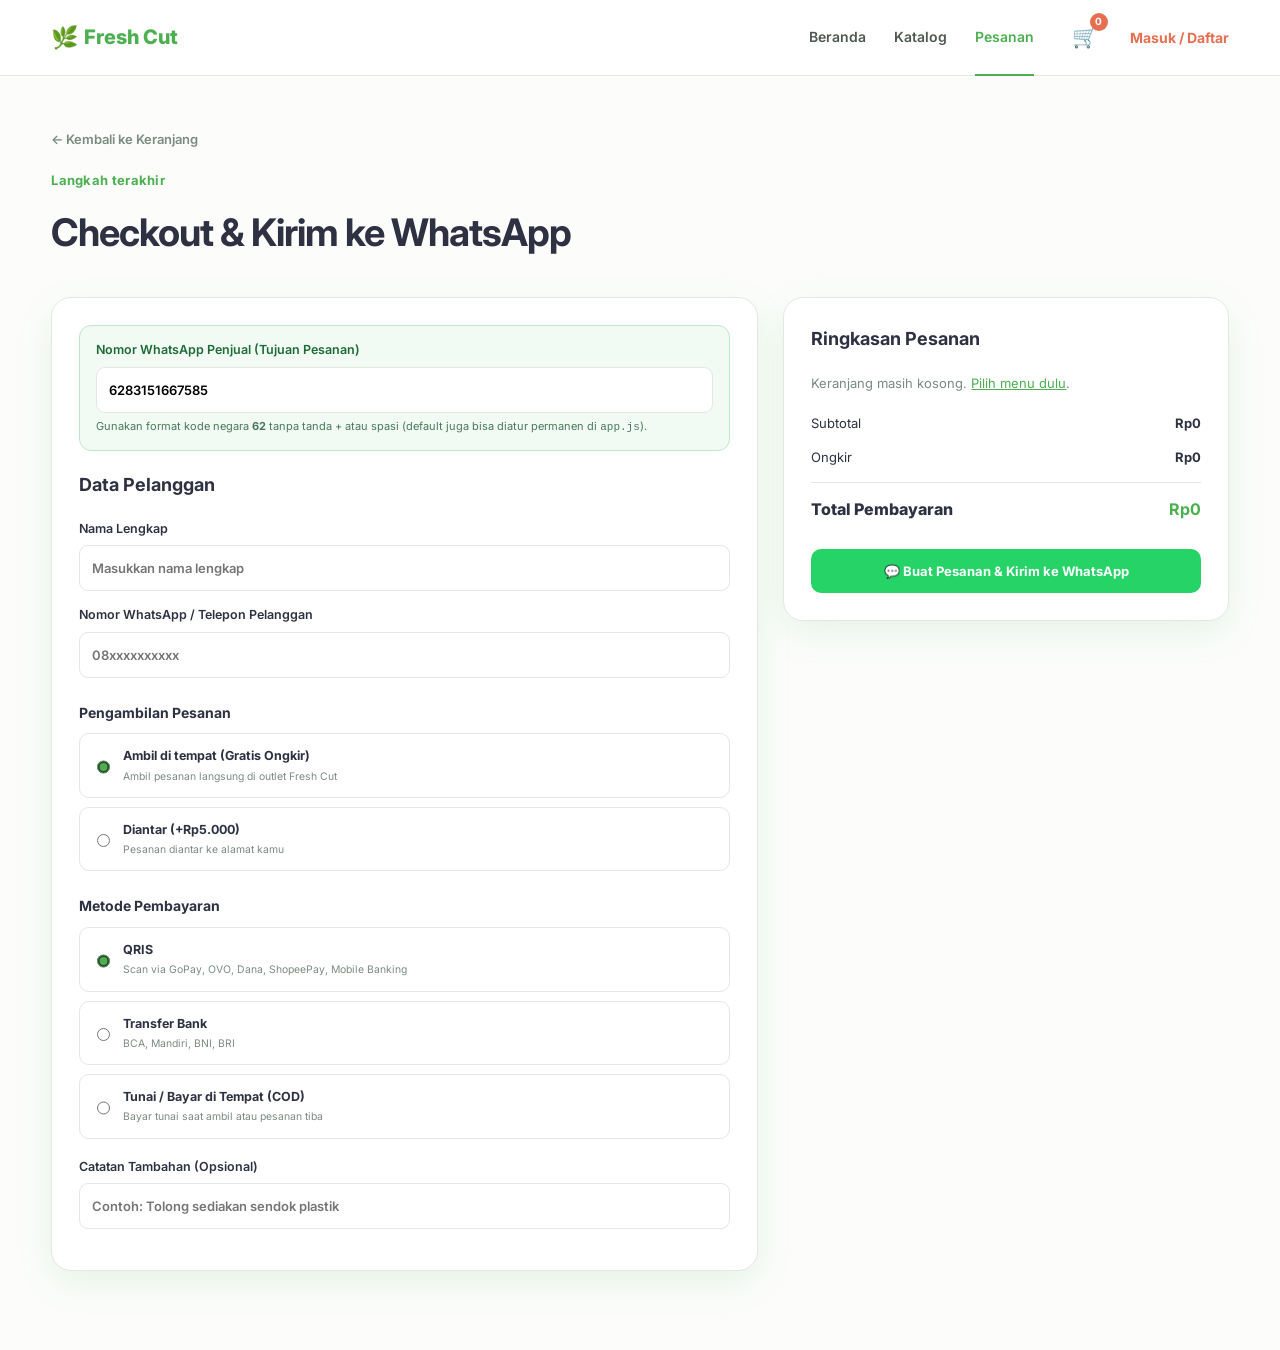
<file: checkout.html>
<!DOCTYPE html>
<html lang="id">
<head>
  <meta charset="UTF-8">
  <meta name="viewport" content="width=device-width, initial-scale=1.0">
  <title>Checkout — Fresh Cut</title>
  <link rel="preconnect" href="https://fonts.googleapis.com">
  <link rel="preconnect" href="https://fonts.gstatic.com" crossorigin>
  <link href="https://fonts.googleapis.com/css2?family=Inter:wght@400;500;600;700;800&display=swap" rel="stylesheet">
  <link rel="stylesheet" href="style.css">
</head>
<body>

  <header class="navbar">
    <a class="brand" href="index.html"><span>🌿</span> Fresh Cut</a>
    <nav>
      <a href="index.html">Beranda</a>
      <a href="katalog.html">Katalog</a>
      <a class="active" href="keranjang.html">Pesanan</a>
    </nav>
    <a class="cart-icon" href="keranjang.html" aria-label="Keranjang">🛒<b id="cartCount">0</b></a>
    <a class="nav-auth" id="navAuthLink" href="login.html">Masuk / Daftar</a>
  </header>

  <main class="container page">
    <a class="back" href="keranjang.html">← Kembali ke Keranjang</a>
    <div class="page-heading">
      <span class="eyebrow">Langkah terakhir</span>
      <h1>Checkout & Kirim ke WhatsApp</h1>
    </div>

    <form id="checkoutForm" class="checkout-grid">

      <!-- Bagian Form Kiri -->
      <section class="form-card">
        <div class="wa-config-box">
          <label>Nomor WhatsApp Penjual (Tujuan Pesanan)
            <input type="tel" id="sellerWaInput" placeholder="Contoh: 6281234567890">
          </label>
          <small>Gunakan format kode negara <b>62</b> tanpa tanda + atau spasi (default juga bisa diatur permanen di <code>app.js</code>).</small>
        </div>

        <h2>Data Pelanggan</h2>

        <label>Nama Lengkap
          <input required name="name" id="custName" placeholder="Masukkan nama lengkap">
        </label>

        <label>Nomor WhatsApp / Telepon Pelanggan
          <input required name="phone" id="custPhone" type="tel" placeholder="08xxxxxxxxxx">
        </label>

        <h3>Pengambilan Pesanan</h3>
        <div class="radio-card">
          <label>
            <input type="radio" name="delivery" value="pickup" checked>
            <span>
              <b>Ambil di tempat (Gratis Ongkir)</b>
              <small>Ambil pesanan langsung di outlet Fresh Cut</small>
            </span>
          </label>
          <label>
            <input type="radio" name="delivery" value="delivery">
            <span>
              <b>Diantar (+Rp5.000)</b>
              <small>Pesanan diantar ke alamat kamu</small>
            </span>
          </label>
        </div>

        <div id="addressContainer" style="display: none; margin-top: 18px;">
          <label>Alamat Pengiriman Lengkap
            <textarea name="address" id="custAddress" rows="3" placeholder="Masukkan alamat lengkap (Nama kos/gedung, jalan, nomor rumah/kamar)"></textarea>
          </label>
        </div>

        <h3>Metode Pembayaran</h3>
        <div class="radio-card">
          <label>
            <input type="radio" name="payment" value="QRIS" checked>
            <span>
              <b>QRIS</b>
              <small>Scan via GoPay, OVO, Dana, ShopeePay, Mobile Banking</small>
            </span>
          </label>
          <label>
            <input type="radio" name="payment" value="Transfer Bank">
            <span>
              <b>Transfer Bank</b>
              <small>BCA, Mandiri, BNI, BRI</small>
            </span>
          </label>
          <label>
            <input type="radio" name="payment" value="Tunai / COD">
            <span>
              <b>Tunai / Bayar di Tempat (COD)</b>
              <small>Bayar tunai saat ambil atau pesanan tiba</small>
            </span>
          </label>
        </div>

        <label style="margin-top: 18px;">Catatan Tambahan (Opsional)
          <input type="text" name="notes" placeholder="Contoh: Tolong sediakan sendok plastik">
        </label>
      </section>

      <!-- Bagian Ringkasan Kanan -->
      <aside class="summary-card" style="height: fit-content; position: sticky; top: 100px;">
        <h2>Ringkasan Pesanan</h2>

        <div id="checkoutItems"></div>

        <div class="summary-row">
          <span>Subtotal</span>
          <b id="checkoutSubtotal">Rp0</b>
        </div>

        <div class="summary-row">
          <span>Ongkir</span>
          <b id="checkoutShipping">Rp0</b>
        </div>

        <div class="summary-total">
          <span>Total Pembayaran</span>
          <b id="checkoutTotal">Rp0</b>
        </div>

        <button class="btn btn-wa btn-wide" type="submit" style="margin-top: 20px;">
          💬 Buat Pesanan & Kirim ke WhatsApp
        </button>
      </aside>

    </form>
  </main>

  <script src="app.js"></script>
</body>
</html>
</file>
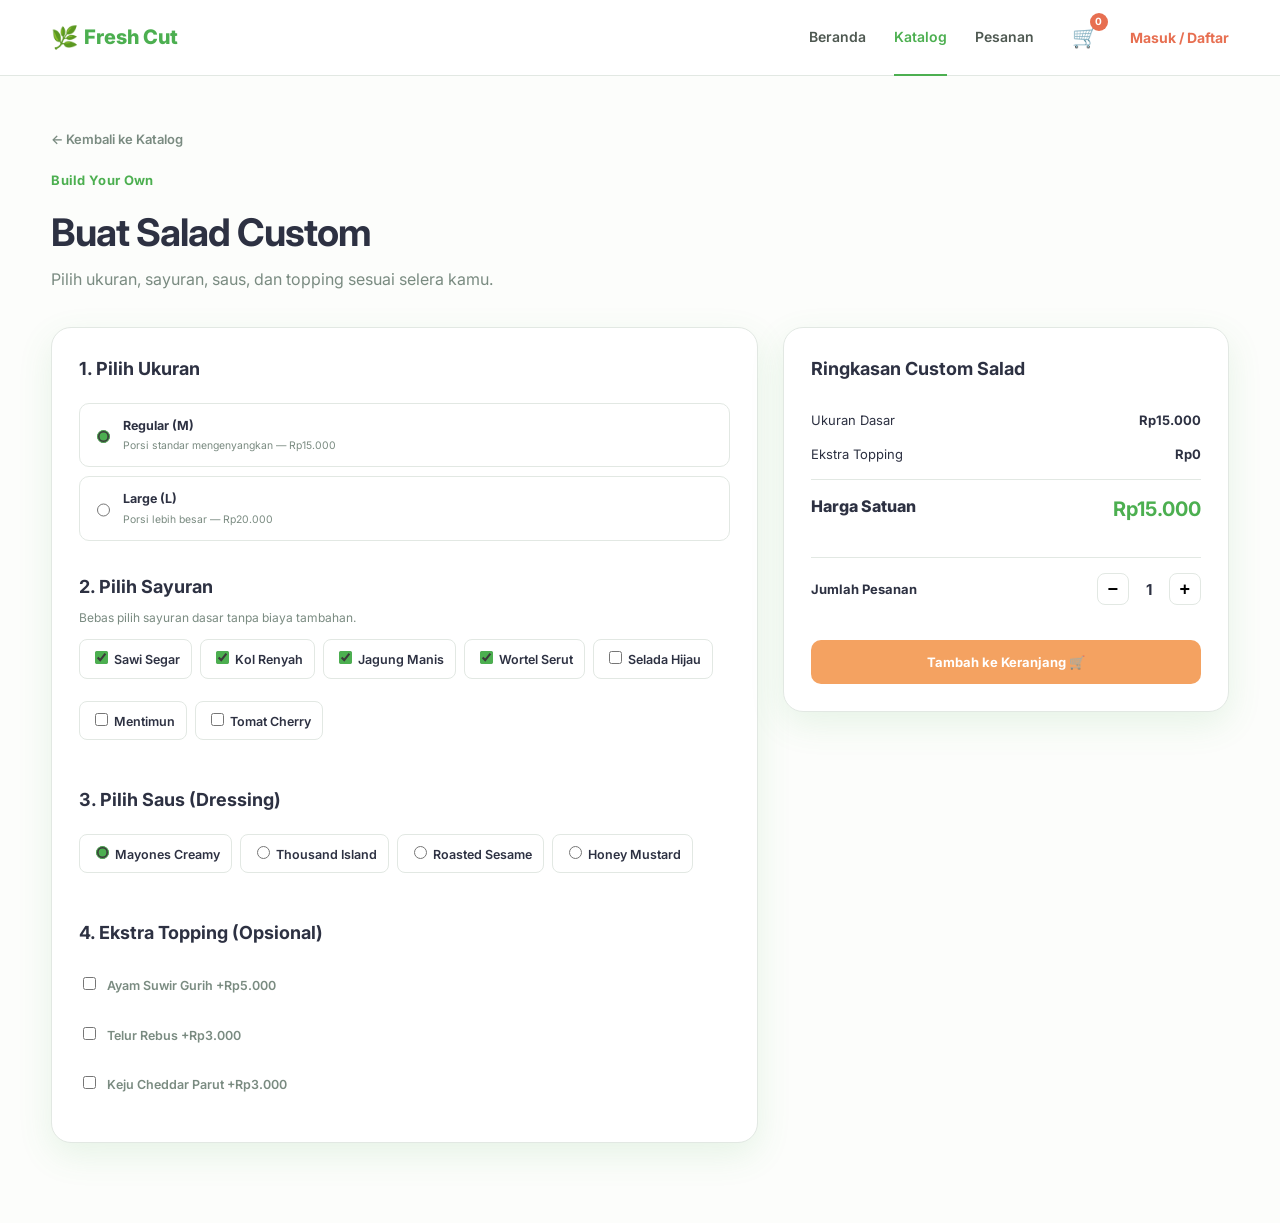
<file: custom.html>
<!DOCTYPE html>
<html lang="id">
<head>
  <meta charset="UTF-8">
  <meta name="viewport" content="width=device-width, initial-scale=1.0">
  <title>Custom Salad — Fresh Cut</title>
  <link rel="preconnect" href="https://fonts.googleapis.com">
  <link rel="preconnect" href="https://fonts.gstatic.com" crossorigin>
  <link href="https://fonts.googleapis.com/css2?family=Inter:wght@400;500;600;700;800&display=swap" rel="stylesheet">
  <link rel="stylesheet" href="style.css">
</head>
<body>

  <header class="navbar">
    <a class="brand" href="index.html"><span>🌿</span> Fresh Cut</a>
    <nav>
      <a href="index.html">Beranda</a>
      <a class="active" href="katalog.html">Katalog</a>
      <a href="keranjang.html">Pesanan</a>
    </nav>
    <a class="cart-icon" href="keranjang.html" aria-label="Keranjang">🛒<b id="cartCount">0</b></a>
    <a class="nav-auth" id="navAuthLink" href="login.html">Masuk / Daftar</a>
  </header>

  <main class="container page">
    <a class="back" href="katalog.html">← Kembali ke Katalog</a>
    <div class="page-heading">
      <span class="eyebrow">Build Your Own</span>
      <h1>Buat Salad Custom</h1>
      <p>Pilih ukuran, sayuran, saus, dan topping sesuai selera kamu.</p>
    </div>

    <form id="customSaladForm" class="checkout-grid">

      <section class="form-card">
        <h2>1. Pilih Ukuran</h2>
        <div class="radio-card">
          <label>
            <input type="radio" name="size" value="Regular" data-price="15000" checked>
            <span>
              <b>Regular (M)</b>
              <small>Porsi standar mengenyangkan — Rp15.000</small>
            </span>
          </label>
          <label>
            <input type="radio" name="size" value="Large" data-price="20000">
            <span>
              <b>Large (L)</b>
              <small>Porsi lebih besar — Rp20.000</small>
            </span>
          </label>
        </div>

        <h2 style="margin-top: 32px;">2. Pilih Sayuran</h2>
        <p style="font-size: 12px; color: var(--muted); margin-top: -12px;">Bebas pilih sayuran dasar tanpa biaya tambahan.</p>
        <div class="choices" style="margin-top: 12px;">
          <label><input type="checkbox" name="veggies" value="Sawi" checked> Sawi Segar</label>
          <label><input type="checkbox" name="veggies" value="Kol" checked> Kol Renyah</label>
          <label><input type="checkbox" name="veggies" value="Jagung" checked> Jagung Manis</label>
          <label><input type="checkbox" name="veggies" value="Wortel" checked> Wortel Serut</label>
          <label><input type="checkbox" name="veggies" value="Selada"> Selada Hijau</label>
          <label><input type="checkbox" name="veggies" value="Timun"> Mentimun</label>
          <label><input type="checkbox" name="veggies" value="Tomat Cherry"> Tomat Cherry</label>
        </div>

        <h2 style="margin-top: 32px;">3. Pilih Saus (Dressing)</h2>
        <div class="choices" style="margin-top: 12px;">
          <label><input type="radio" name="dressing" value="Mayones Creamy" checked> Mayones Creamy</label>
          <label><input type="radio" name="dressing" value="Thousand Island"> Thousand Island</label>
          <label><input type="radio" name="dressing" value="Roasted Sesame"> Roasted Sesame</label>
          <label><input type="radio" name="dressing" value="Honey Mustard"> Honey Mustard</label>
        </div>

        <h2 style="margin-top: 32px;">4. Ekstra Topping (Opsional)</h2>
        <div class="toppings" style="margin-top: 12px;">
          <label>
            <span><input type="checkbox" name="extra" value="Ayam Suwir" data-price="5000"> Ayam Suwir Gurih</span>
            <span>+Rp5.000</span>
          </label>
          <label>
            <span><input type="checkbox" name="extra" value="Telur Rebus" data-price="3000"> Telur Rebus</span>
            <span>+Rp3.000</span>
          </label>
          <label>
            <span><input type="checkbox" name="extra" value="Keju Parut" data-price="3000"> Keju Cheddar Parut</span>
            <span>+Rp3.000</span>
          </label>
        </div>
      </section>

      <aside class="summary-card" style="height: fit-content; position: sticky; top: 100px;">
        <h2>Ringkasan Custom Salad</h2>

        <div class="summary-row">
          <span>Ukuran Dasar</span>
          <b id="customBasePrice">Rp15.000</b>
        </div>
        <div class="summary-row">
          <span>Ekstra Topping</span>
          <b id="customExtraPrice">Rp0</b>
        </div>

        <div class="summary-total" style="margin-bottom: 20px;">
          <span>Harga Satuan</span>
          <b id="customTotalPrice" style="font-size: 20px;">Rp15.000</b>
        </div>

        <div class="quantity" style="justify-content: space-between; border-top: 1px solid var(--line); padding-top: 15px;">
          <span>Jumlah Pesanan</span>
          <div style="display: flex; gap: 10px; align-items: center;">
            <button type="button" id="customMinus">−</button>
            <b id="customQty">1</b>
            <button type="button" id="customPlus">+</button>
          </div>
        </div>

        <button id="customAddBtn" class="btn btn-accent btn-wide" type="button" style="margin-top: 20px;">Tambah ke Keranjang 🛒</button>
      </aside>

    </form>
  </main>

  <script src="app.js"></script>
</body>
</html>
</file>
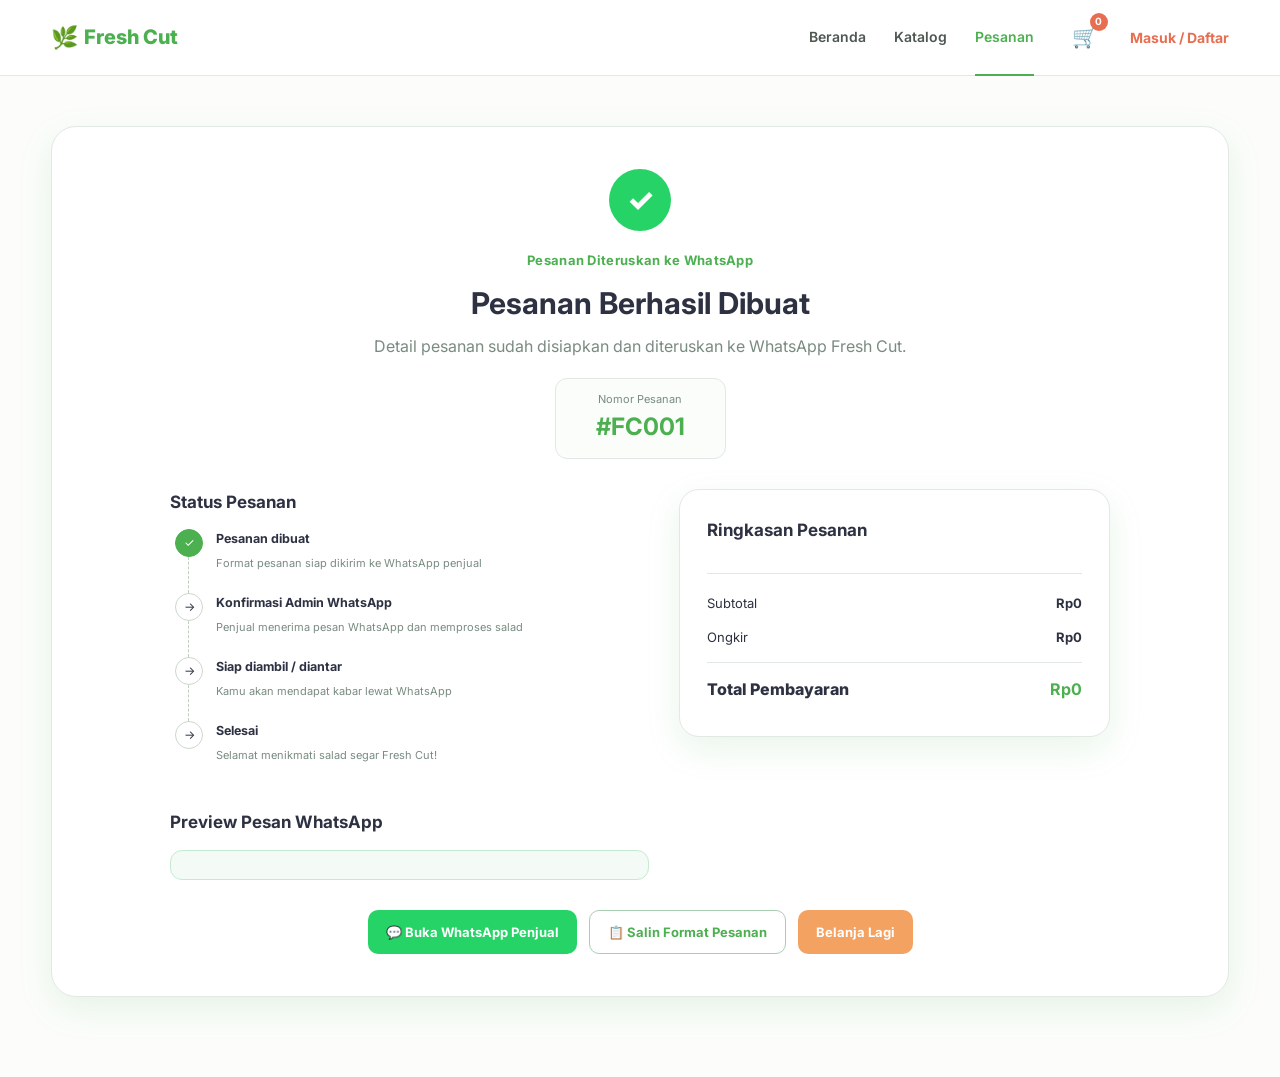
<file: konfirmasi.html>
<!DOCTYPE html>
<html lang="id">
<head>
  <meta charset="UTF-8">
  <meta name="viewport" content="width=device-width, initial-scale=1.0">
  <title>Pesanan Berhasil — Fresh Cut</title>
  <link rel="preconnect" href="https://fonts.googleapis.com">
  <link rel="preconnect" href="https://fonts.gstatic.com" crossorigin>
  <link href="https://fonts.googleapis.com/css2?family=Inter:wght@400;500;600;700;800&display=swap" rel="stylesheet">
  <link rel="stylesheet" href="style.css">
</head>
<body>

  <header class="navbar">
    <a class="brand" href="index.html"><span>🌿</span> Fresh Cut</a>
    <nav>
      <a href="index.html">Beranda</a>
      <a href="katalog.html">Katalog</a>
      <a class="active" href="keranjang.html">Pesanan</a>
    </nav>
    <a class="cart-icon" href="keranjang.html" aria-label="Keranjang">🛒<b id="cartCount">0</b></a>
    <a class="nav-auth" id="navAuthLink" href="login.html">Masuk / Daftar</a>
  </header>

  <main class="container page">
    <section class="confirmation">
      <div class="success-icon">✓</div>
      <span class="eyebrow">Pesanan Diteruskan ke WhatsApp</span>
      <h1>Pesanan Berhasil Dibuat</h1>
      <p>Detail pesanan sudah disiapkan dan diteruskan ke WhatsApp Fresh Cut.</p>

      <div class="order-number">
        <small>Nomor Pesanan</small>
        <strong id="orderNumber">#FC001</strong>
      </div>

      <div class="confirmation-grid">
        <!-- Bagian Kiri: Timeline & Preview Struk WA -->
        <div>
          <h2>Status Pesanan</h2>
          <div class="timeline">
            <div class="timeline-item done">
              <i>✓</i>
              <div>
                <b>Pesanan dibuat</b>
                <small>Format pesanan siap dikirim ke WhatsApp penjual</small>
              </div>
            </div>
            <div class="timeline-item">
              <i>→</i>
              <div>
                <b>Konfirmasi Admin WhatsApp</b>
                <small>Penjual menerima pesan WhatsApp dan memproses salad</small>
              </div>
            </div>
            <div class="timeline-item">
              <i>→</i>
              <div>
                <b>Siap diambil / diantar</b>
                <small>Kamu akan mendapat kabar lewat WhatsApp</small>
              </div>
            </div>
            <div class="timeline-item">
              <i>→</i>
              <div>
                <b>Selesai</b>
                <small>Selamat menikmati salad segar Fresh Cut!</small>
              </div>
            </div>
          </div>

          <h2 style="margin-top: 24px;">Preview Pesan WhatsApp</h2>
          <div class="wa-preview" id="waPreviewBox"></div>
        </div>

        <!-- Bagian Kanan: Ringkasan -->
        <aside class="summary-card" style="height: fit-content;">
          <h2>Ringkasan Pesanan</h2>
          <div id="confirmationCustomer" style="font-size: 12px; color: var(--muted); margin-bottom: 12px; padding-bottom: 10px; border-bottom: 1px solid var(--line);"></div>

          <div id="confirmationItems"></div>

          <div class="summary-row">
            <span>Subtotal</span>
            <b id="confirmationSubtotal">Rp0</b>
          </div>
          <div class="summary-row">
            <span>Ongkir</span>
            <b id="confirmationShipping">Rp0</b>
          </div>
          <div class="summary-total">
            <span>Total Pembayaran</span>
            <b id="confirmationTotal">Rp0</b>
          </div>
        </aside>
      </div>

      <div class="confirm-actions">
        <a id="waResendBtn" class="btn btn-wa" href="#" target="_blank" rel="noopener">💬 Buka WhatsApp Penjual</a>
        <button id="copyWaBtn" type="button" class="btn btn-outline">📋 Salin Format Pesanan</button>
        <a class="btn btn-accent" href="katalog.html">Belanja Lagi</a>
      </div>
    </section>
  </main>

  <script src="app.js"></script>
</body>
</html>
</file>
<file: style.css>
/* Fresh Cut — Stylesheet Utama */
:root {
  --green: #4CAF50;
  --green-dark: #388E3C;
  --green-light: #E8F5E9;
  --accent: #F4A261;
  --accent-dark: #E76F51;
  --wa: #25D366;
  --wa-dark: #1DA851;
  --text: #2D3142;
  --muted: #7A8B81;
  --line: #E2E8E3;
  --white: #ffffff;
  --bg: #FCFDFB;
  --shadow: 0 12px 35px rgba(76, 175, 80, 0.12);
}

* { box-sizing: border-box; }
body { margin: 0; font-family: 'Inter', Arial, sans-serif; color: var(--text); background: var(--bg); line-height: 1.55; }
a { text-decoration: none; color: inherit; }
.container { width: min(1180px, 92%); margin: auto; }

/* Navbar */
.navbar {
  height: 76px;
  background: #fff;
  border-bottom: 1px solid var(--line);
  display: flex;
  align-items: center;
  padding: 0 max(4%, calc((100% - 1180px) / 2));
  gap: 32px;
  position: sticky;
  top: 0;
  z-index: 20;
}
.brand { font-size: 20px; font-weight: 800; color: var(--green); margin-right: auto; display: flex; align-items: center; gap: 6px; }
.brand span { font-size: 22px; }
.navbar nav { display: flex; gap: 28px; }
.navbar nav a { font-size: 14px; font-weight: 600; color: #4e5851; padding: 27px 0; border-bottom: 2px solid transparent; transition: .2s; }
.navbar nav a.active, .navbar nav a:hover { color: var(--green); border-bottom-color: var(--green); }
.cart-icon { position: relative; font-size: 21px; margin-left: 6px; }
.cart-icon b {
  position: absolute;
  background: var(--accent-dark);
  color: white;
  font-size: 10px;
  min-width: 18px;
  height: 18px;
  border-radius: 20px;
  display: grid;
  place-items: center;
  top: -8px;
  right: -10px;
  padding: 0 4px;
}
.nav-auth { color: var(--accent-dark); font-size: 14px; font-weight: 700; }

/* Hero */
.hero { display: grid; grid-template-columns: 1fr 1.05fr; gap: 60px; align-items: center; padding: 65px 0 48px; }
.hero-copy { padding-left: 15px; }
.eyebrow { display: inline-block; color: var(--green); font-size: 13px; font-weight: 700; letter-spacing: .3px; margin-bottom: 10px; }
.hero h1 { font-size: 52px; line-height: 1.08; margin: 5px 0 20px; letter-spacing: -2px; }
.hero h1 span { color: var(--green); }
.hero p { color: var(--muted); max-width: 510px; font-size: 16px; margin-bottom: 28px; }
.hero-image { border-radius: 30px; overflow: hidden; box-shadow: var(--shadow); height: 440px; }
.hero-image img { width: 100%; height: 100%; object-fit: cover; }

/* Buttons */
.btn {
  border: 0;
  border-radius: 10px;
  padding: 12px 18px;
  font-weight: 700;
  font-size: 13px;
  cursor: pointer;
  display: inline-flex;
  align-items: center;
  justify-content: center;
  gap: 8px;
  transition: .2s;
  font-family: inherit;
}
.btn-primary { background: var(--green); color: #fff; }
.btn-primary:hover { background: var(--green-dark); transform: translateY(-1px); }
.btn-outline { background: white; color: var(--green); border: 1px solid #a9cdb3; }
.btn-outline:hover { background: var(--green-light); }
.btn-wide { width: 100%; padding: 14px; }
.btn-accent { background: var(--accent); color: #fff; }
.btn-accent:hover { background: var(--accent-dark); transform: translateY(-1px); }
.btn-wa { background: var(--wa); color: #fff; }
.btn-wa:hover { background: var(--wa-dark); transform: translateY(-1px); }

/* Benefits & About */
.benefits { background: #fff; border: 1px solid var(--line); border-radius: 22px; display: grid; grid-template-columns: repeat(3, 1fr); box-shadow: var(--shadow); margin-top: 10px; }
.benefit { display: flex; gap: 16px; padding: 28px 30px; border-right: 1px solid var(--line); }
.benefit:last-child { border-right: 0; }
.benefit-icon { width: 43px; height: 43px; border: 1px solid var(--green-light); border-radius: 50%; display: grid; place-items: center; font-size: 20px; flex: none; background: var(--green-light); color: var(--green-dark); }
.benefit h3 { font-size: 15px; margin: 0 0 5px; }
.benefit p { font-size: 12px; color: var(--muted); margin: 0; }
.about { display: grid; grid-template-columns: 1fr 1fr; gap: 70px; padding: 80px 0; }
.about h2 { font-size: 34px; line-height: 1.2; margin: 0; }
.about p { color: var(--muted); font-size: 16px; }

/* Page Elements & Catalog */
.page { padding: 50px 0 80px; }
.page-heading { margin-bottom: 35px; }
.page-heading h1 { font-size: 38px; letter-spacing: -1px; margin: 3px 0 5px; }
.page-heading p { margin: 0; color: var(--muted); }
.product-grid { display: grid; grid-template-columns: repeat(3, 1fr); gap: 24px; }
.product-card {
  background: #fff;
  border: 1px solid var(--line);
  border-radius: 20px;
  overflow: hidden;
  box-shadow: var(--shadow);
  display: flex;
  flex-direction: column;
  position: relative;
}
.product-card > img { height: 235px; width: 100%; object-fit: cover; }
.badge-tag {
  position: absolute;
  top: 14px;
  left: 14px;
  background: var(--accent-dark);
  color: #fff;
  font-size: 11px;
  font-weight: 700;
  padding: 5px 11px;
  border-radius: 20px;
  box-shadow: 0 4px 12px rgba(231, 111, 81, 0.3);
}
.badge-tag.green { background: var(--green-dark); box-shadow: 0 4px 12px rgba(56, 142, 60, 0.3); }
.product-body { padding: 20px; display: flex; flex-direction: column; flex: 1; }
.product-body h2 { font-size: 18px; margin: 0 0 7px; }
.product-body p { font-size: 13px; color: var(--muted); margin: 0 0 15px; }
.product-body strong.price-tag { color: var(--green); font-size: 18px; margin-top: auto; }
.card-actions { display: flex; gap: 8px; margin-top: 17px; }
.card-actions .btn { font-size: 11.5px; padding: 10px 9px; flex: 1; }
.back { display: inline-block; color: var(--muted); font-size: 13px; margin-bottom: 18px; font-weight: 600; }
.back:hover { color: var(--green); }

/* Detail Page */
.detail-card { display: grid; grid-template-columns: 1fr 1fr; background: #fff; border: 1px solid var(--line); border-radius: 24px; overflow: hidden; box-shadow: var(--shadow); }
.detail-photo { min-height: 580px; }
.detail-photo img { width: 100%; height: 100%; object-fit: cover; }
.detail-info { padding: 40px; }
.detail-info h1 { font-size: 34px; line-height: 1.15; margin: 0 0 6px; }
.price { font-size: 26px; font-weight: 800; color: var(--accent-dark); margin-bottom: 16px; }
.detail-info > p { font-size: 14px; color: var(--muted); }
.detail-info h3 { font-size: 14px; margin: 22px 0 10px; }
.detail-info small { font-weight: 400; color: var(--muted); }
.ingredients { display: grid; grid-template-columns: 1fr 1fr; gap: 8px; color: var(--text); font-size: 12px; }
.ingredients label { display: flex; align-items: center; gap: 6px; cursor: pointer; }
.ingredients input { accent-color: var(--green); }
.choices { display: flex; flex-wrap: wrap; gap: 8px; }
.choices label { font-size: 12px; border: 1px solid var(--line); padding: 8px 11px; border-radius: 8px; cursor: pointer; display: inline-flex; align-items: center; gap: 6px; }
.choices input { accent-color: var(--green); }
.toppings label { display: flex; align-items: center; justify-content: space-between; font-size: 12.5px; padding: 7px 0; cursor: pointer; }
.toppings span { color: var(--muted); font-weight: 600; }
.toppings input { accent-color: var(--green); margin-right: 8px; }
.quantity { display: flex; align-items: center; gap: 16px; margin: 25px 0 15px; }
.quantity span { margin-right: auto; font-size: 13px; font-weight: 700; }
.quantity button { width: 32px; height: 32px; border: 1px solid var(--line); background: white; border-radius: 8px; cursor: pointer; font-size: 18px; font-weight: 700; }
.quantity b { font-size: 15px; min-width: 20px; text-align: center; }

/* Cart */
.cart-box { background: #fff; border: 1px solid var(--line); border-radius: 20px; padding: 24px; box-shadow: var(--shadow); }
.cart-row { display: grid; grid-template-columns: 72px 1fr 120px 115px 35px; align-items: center; gap: 18px; padding: 14px 4px; border-bottom: 1px solid var(--line); }
.cart-row img { width: 72px; height: 58px; object-fit: cover; border-radius: 10px; }
.cart-name b { display: block; font-size: 14px; }
.cart-name small { color: var(--muted); font-size: 11.5px; display: block; margin-top: 2px; }
.cart-price { font-size: 13px; font-weight: 600; }
.mini-qty { display: flex; align-items: center; gap: 8px; }
.mini-qty button { border: 1px solid var(--line); background: white; border-radius: 6px; width: 28px; height: 28px; cursor: pointer; font-weight: 700; }
.delete { border: 0; background: none; color: #dc3e3e; cursor: pointer; font-size: 18px; }
.cart-bottom { display: flex; justify-content: flex-end; margin-top: 25px; }
.totals { width: 340px; }
.summary-row, .summary-total { display: flex; justify-content: space-between; padding: 7px 0; font-size: 13px; }
.summary-total { font-size: 16px; font-weight: 800; border-top: 1px solid var(--line); margin-top: 8px; padding-top: 14px; }
.summary-total b { color: var(--green); }
.cart-buttons { display: flex; justify-content: space-between; gap: 12px; margin-top: 22px; }
.empty { text-align: center; padding: 55px; color: var(--muted); }

/* Checkout */
.checkout-grid { display: grid; grid-template-columns: 1.35fr .85fr; gap: 25px; }
.form-card, .summary-card { background: #fff; border: 1px solid var(--line); border-radius: 20px; padding: 27px; box-shadow: var(--shadow); }
.form-card h2, .summary-card h2 { font-size: 18px; margin: 0 0 20px; }
.form-card h3 { font-size: 14px; margin: 24px 0 10px; }
.form-card label { display: block; font-size: 12.5px; font-weight: 600; margin-bottom: 14px; }
.form-card input:not([type=radio]):not([type=checkbox]), .form-card textarea {
  width: 100%;
  padding: 12px;
  border: 1px solid var(--line);
  border-radius: 9px;
  margin-top: 7px;
  font: inherit;
  font-size: 13px;
  outline: none;
  transition: .2s;
}
.form-card input:not([type=radio]):not([type=checkbox]):focus, .form-card textarea:focus { border-color: var(--green); }
.form-card textarea { min-height: 85px; resize: vertical; }
.radio-card { display: grid; gap: 9px; }
.radio-card label { border: 1px solid var(--line); border-radius: 10px; padding: 12px; display: flex; gap: 10px; cursor: pointer; margin: 0; transition: .15s; }
.radio-card label:hover { border-color: var(--green); background: #fafdfa; }
.radio-card input { accent-color: var(--green); margin-top: 3px; }
.radio-card span { display: flex; flex-direction: column; }
.radio-card small { color: var(--muted); font-weight: 400; margin-top: 3px; }
.hidden { display: none; }
.checkout-item { display: flex; align-items: center; gap: 10px; border-bottom: 1px solid var(--line); padding: 10px 0; }
.checkout-item img { width: 46px; height: 42px; border-radius: 7px; object-fit: cover; }
.checkout-item div { font-size: 12px; flex: 1; }
.checkout-item small { display: block; color: var(--muted); font-size: 11px; }
.checkout-item b { font-size: 12px; }
.wa-config-box {
  background: #F1FBF4;
  border: 1px solid #BCE8CA;
  border-radius: 12px;
  padding: 14px 16px;
  margin-bottom: 20px;
}
.wa-config-box label { margin-bottom: 4px; color: #1E6B38; }
.wa-config-box small { display: block; font-size: 11px; color: #4A785A; margin-top: 5px; }

/* Confirmation & Timeline */
.confirmation { text-align: center; background: #fff; border: 1px solid var(--line); border-radius: 25px; padding: 42px; box-shadow: var(--shadow); }
.success-icon { width: 62px; height: 62px; border-radius: 50%; background: var(--wa); color: white; display: grid; place-items: center; font-size: 31px; font-weight: 800; margin: 0 auto 16px; }
.confirmation h1 { margin: 0 0 7px; font-size: 30px; }
.confirmation > p { color: var(--muted); margin: 0 0 20px; }
.order-number { border: 1px solid var(--line); border-radius: 12px; padding: 12px 40px; display: inline-flex; flex-direction: column; margin-bottom: 30px; background: #fafdfa; }
.order-number small { font-size: 11px; color: var(--muted); }
.order-number strong { font-size: 24px; color: var(--green); }
.confirmation-grid { display: grid; grid-template-columns: 1fr .9fr; text-align: left; gap: 30px; max-width: 940px; margin: 0 auto 30px; }
.confirmation-grid h2 { font-size: 17px; margin-top: 0; }
.timeline { padding-left: 5px; }
.timeline-item { display: flex; gap: 13px; min-height: 64px; position: relative; }
.timeline-item i { width: 28px; height: 28px; border: 1px solid #cbd8ce; border-radius: 50%; display: grid; place-items: center; font-style: normal; font-size: 12px; background: white; z-index: 1; flex: none; }
.timeline-item.done i { background: var(--green); border-color: var(--green); color: #fff; }
.timeline-item:not(:last-child):after { content: ""; position: absolute; left: 13px; top: 28px; height: 36px; border-left: 1px dashed #bfd0c3; }
.timeline-item b { font-size: 12.5px; display: block; }
.timeline-item small { font-size: 11px; color: var(--muted); }
.wa-preview {
  background: #F4FBF6;
  border: 1px solid #C6EAD1;
  border-radius: 12px;
  padding: 14px;
  font-family: ui-monospace, SFMono-Regular, Menlo, Consolas, monospace;
  font-size: 11.5px;
  white-space: pre-wrap;
  color: #213B2A;
  margin-top: 14px;
  line-height: 1.45;
}
.confirm-actions { display: flex; gap: 12px; justify-content: center; flex-wrap: wrap; margin-top: 10px; }

/* Responsive Media Queries */
@media(max-width:850px) {
  .navbar { padding: 0 4%; gap: 15px; }
  .navbar nav { gap: 15px; }
  .navbar nav a { font-size: 12px; }
  .hero, .detail-card, .checkout-grid, .confirmation-grid { grid-template-columns: 1fr; }
  .hero { padding-top: 35px; }
  .hero-copy { padding-left: 0; }
  .hero h1 { font-size: 40px; }
  .hero-image { height: 330px; }
  .benefits, .product-grid { grid-template-columns: 1fr; }
  .benefit { border-right: 0; border-bottom: 1px solid var(--line); }
  .benefit:last-child { border-bottom: 0; }
  .about { grid-template-columns: 1fr; gap: 20px; }
  .detail-photo { min-height: 320px; }
  .detail-info { padding: 28px; }
  .cart-row { grid-template-columns: 55px 1fr 85px 30px; }
  .cart-row .cart-price { display: none; }
  .page { padding-top: 35px; }
  .confirmation { padding: 28px 17px; }
}

@media(max-width:520px) {
  .navbar nav a:nth-child(1) { display: none; }
  .navbar { height: 65px; }
  .navbar nav a { padding: 22px 0; }
  .hero h1 { font-size: 35px; }
  .product-card > img { height: 210px; }
  .card-actions { flex-direction: column; }
  .cart-row { gap: 8px; }
  .cart-row img { width: 55px; }
  .mini-qty { gap: 3px; }
  .confirmation h1 { font-size: 24px; }
}
</file>
